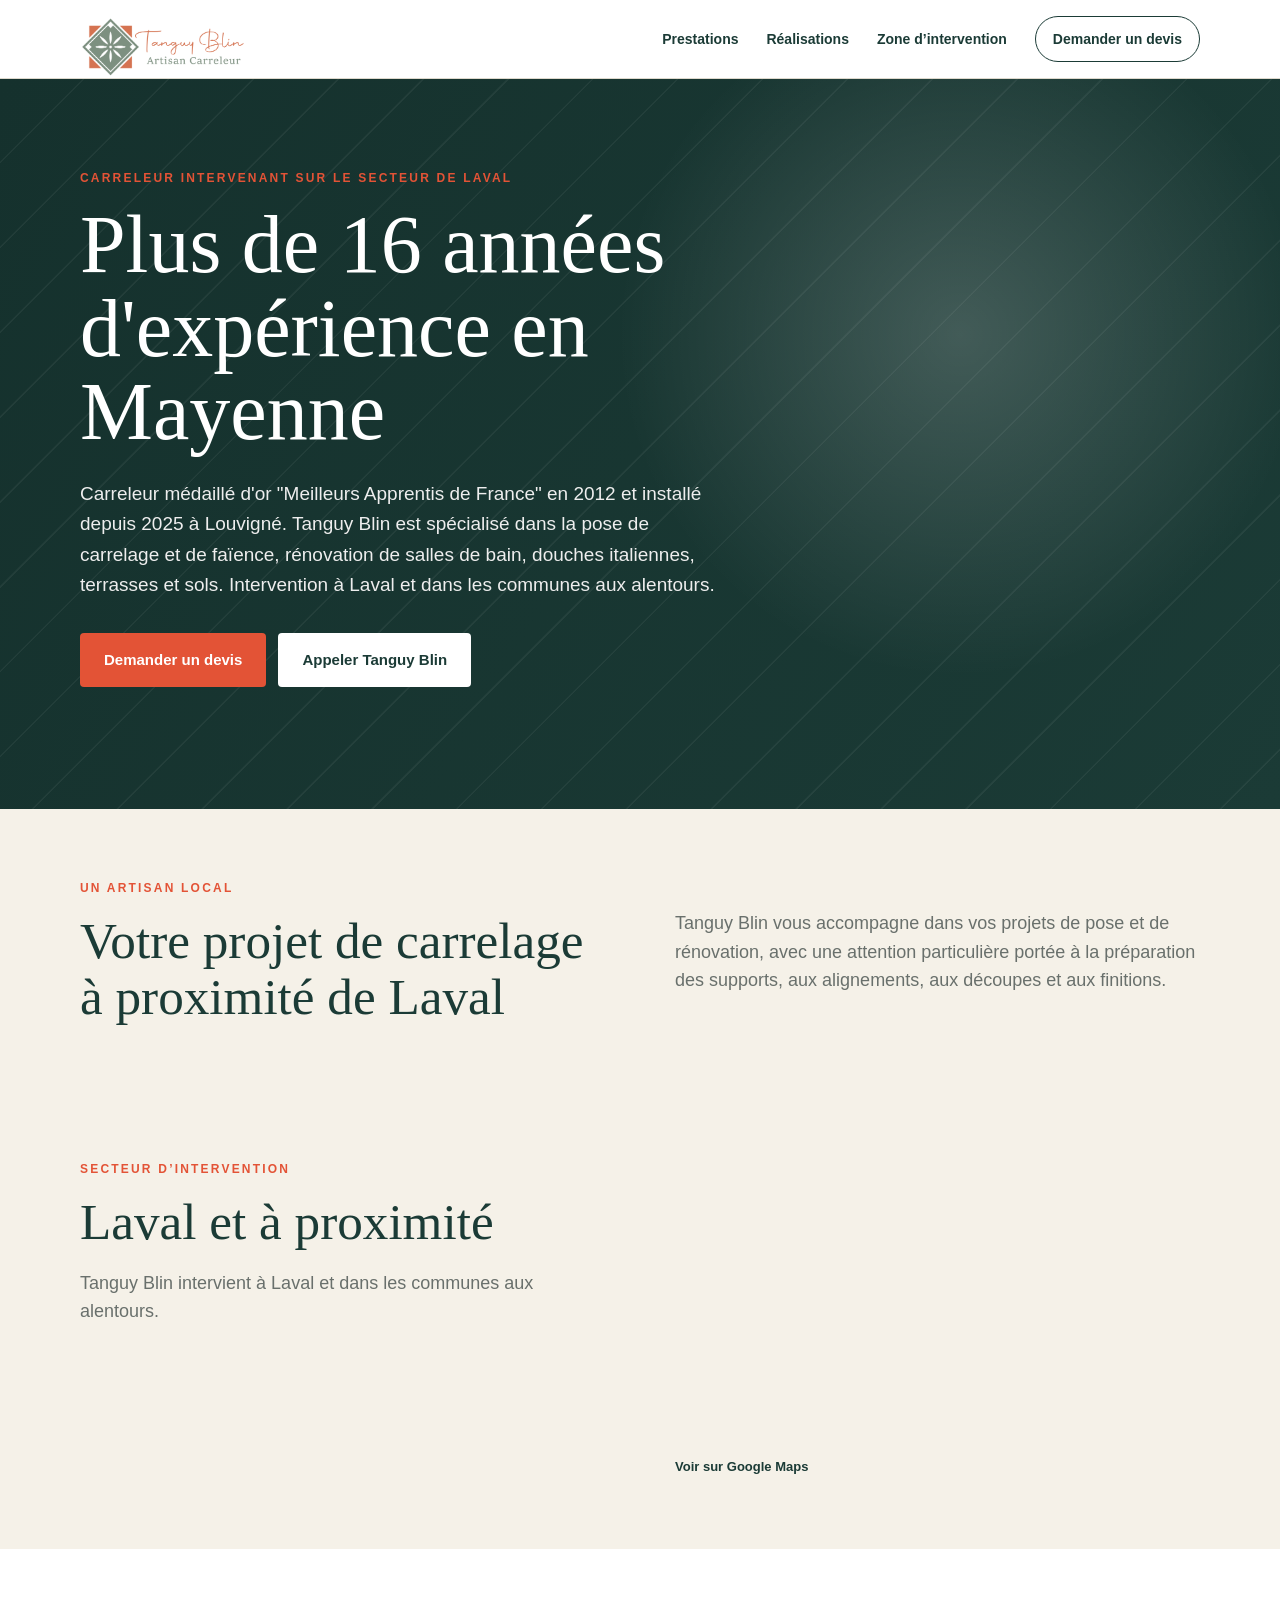
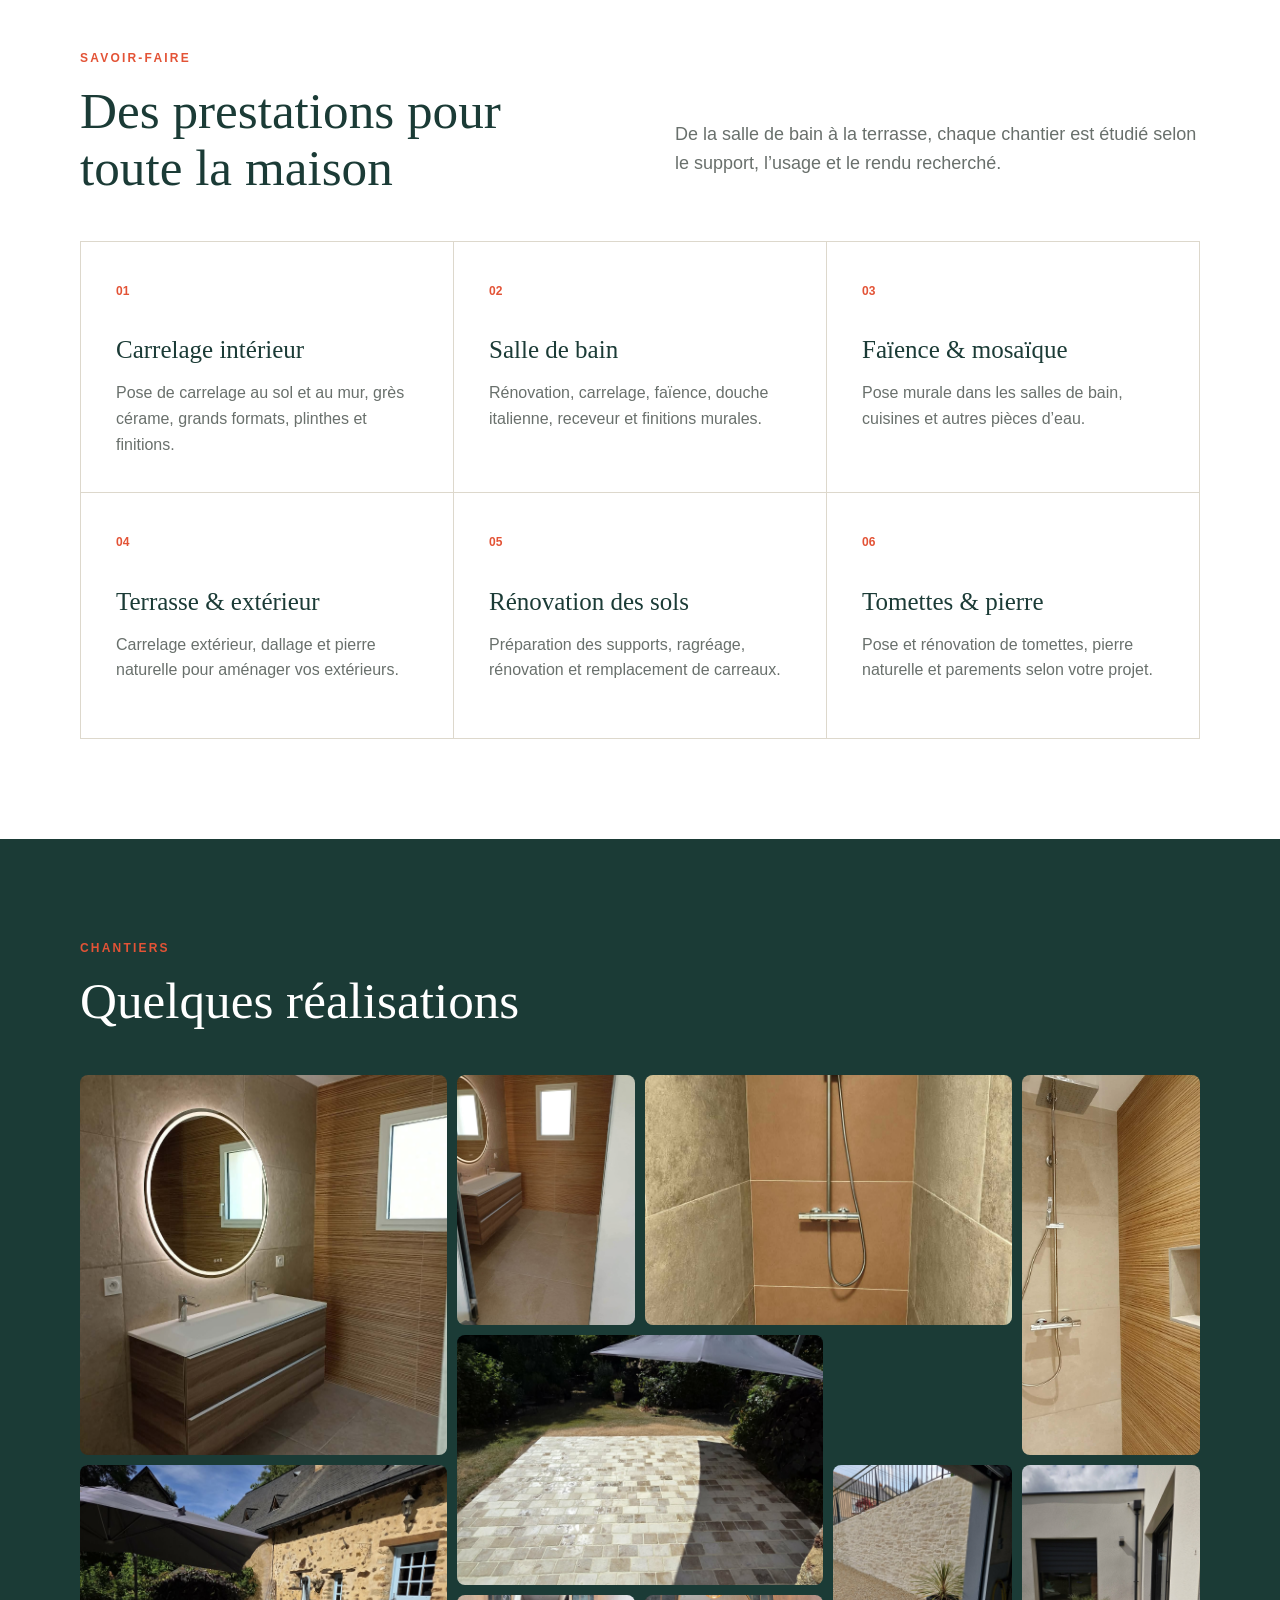
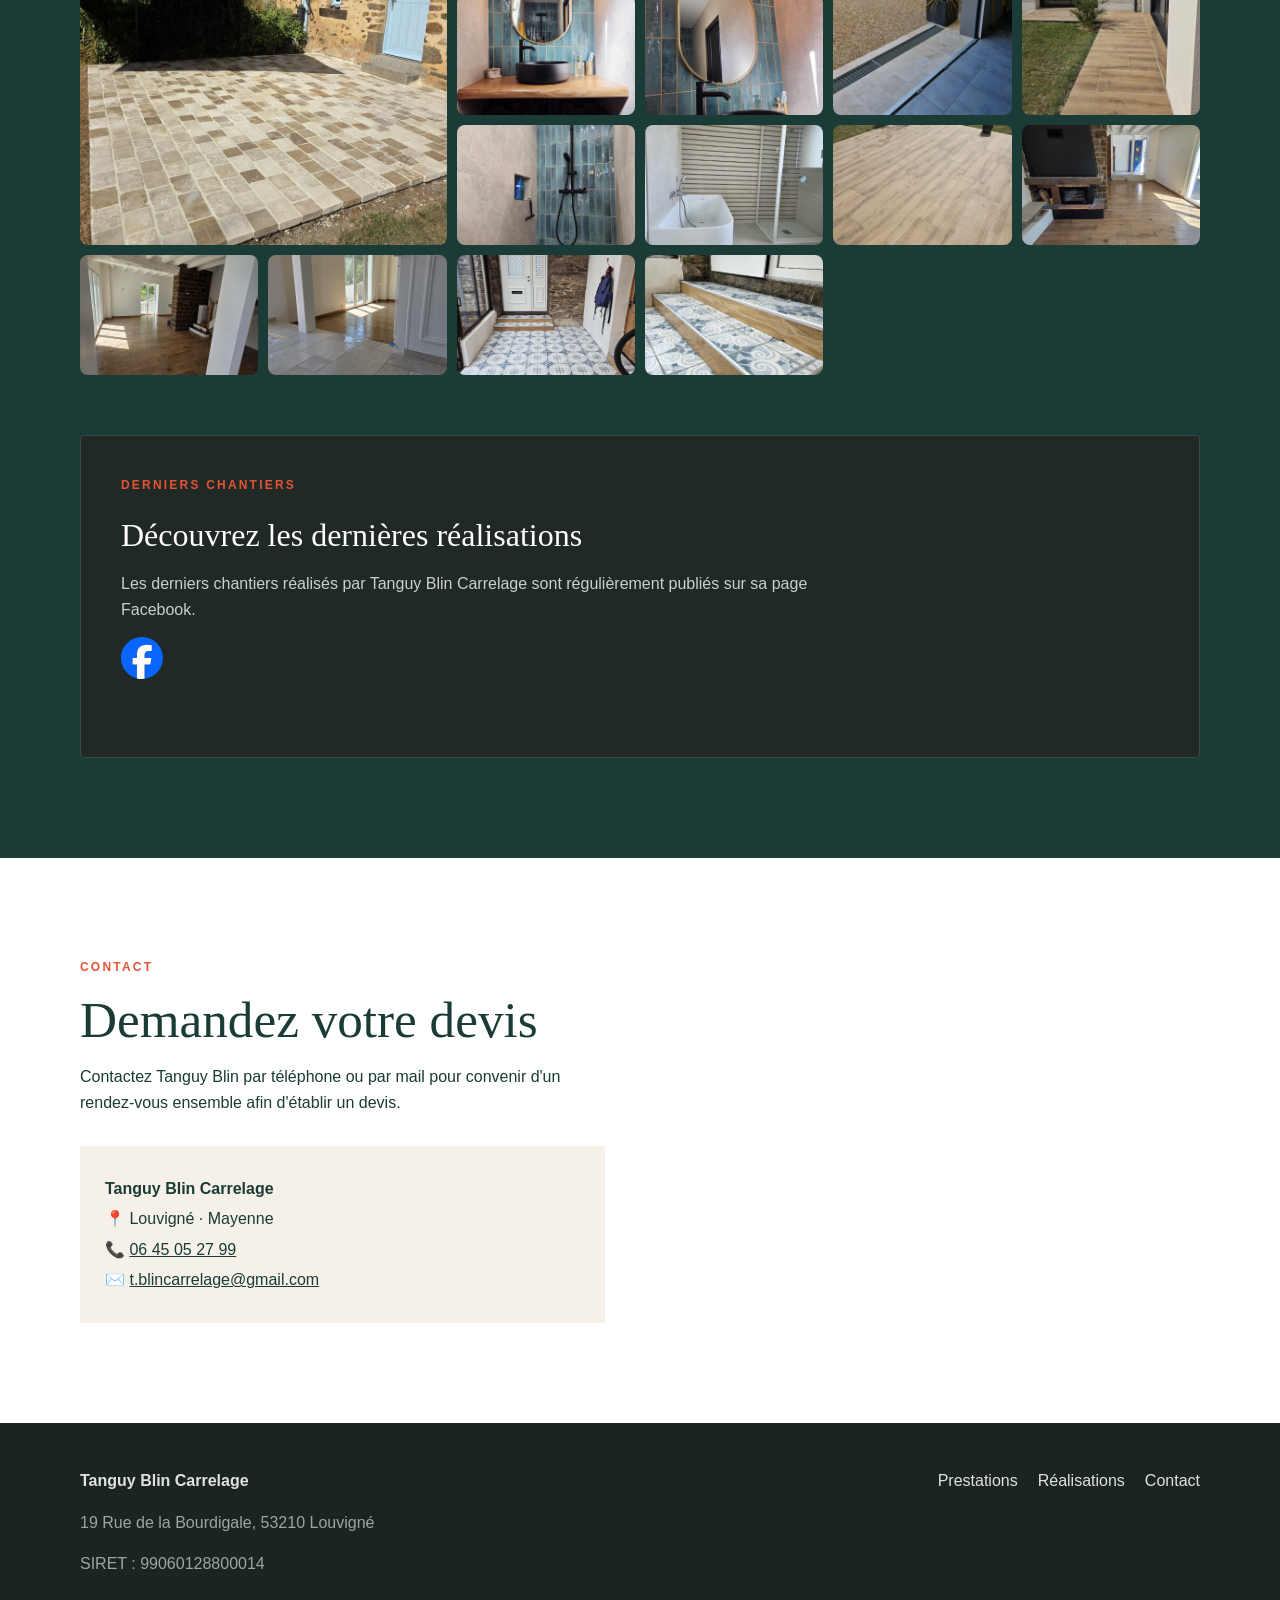
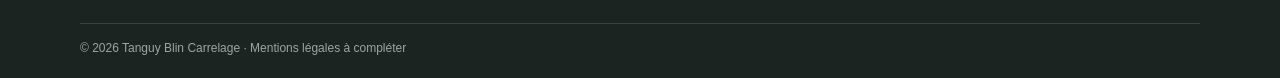
<file: index.html>
<!doctype html>
<html lang="fr">
<head>
    <meta charset="utf-8">
    <meta name="viewport" content="width=device-width, initial-scale=1">
    <meta name="description" content="Tanguy Blin Carrelage, carreleur à Louvigné près de Laval. Pose de carrelage, faïence, salles de bain, douches italiennes, terrasses et rénovation en Mayenne.">
    <meta name="robots" content="index,follow">
    <meta name="theme-color" content="#26302c">
    <title>Tanguy Blin Carrelage | Carreleur à Laval et en Mayenne</title>
    <link rel="stylesheet" href="style.css">
    <script defer src="script.js"></script>
</head>
<body>
<header class="site-header">
  <div class="container nav">
    <a class="brand" href="#accueil" aria-label="Tanguy Blin Carrelage - accueil">
      <span class="brand-mark"><img src="logo/logo-tanguy-blin-carrelage.png" alt="logo-tanguy-blin-carrelage-laval" height="60px"/></span>
    </a>
    <button class="menu-toggle" aria-label="Ouvrir le menu" aria-expanded="false">☰</button>
    <nav id="main-nav">
      <a href="#prestations">Prestations</a>
      <a href="#realisations">Réalisations</a>
      <a href="#zone">Zone d’intervention</a>
      <a href="#contact" class="nav-cta">Demander un devis</a>
    </nav>
  </div>
</header>

<main>
    <section id="accueil" class="hero">
        <div class="hero-overlay"></div>
        <div class="container hero-content">
            <p class="eyebrow">CARRELEUR INTERVENANT SUR LE SECTEUR DE LAVAL</p>
            <h1>Plus de 16 années d'expérience en Mayenne<br></h1>
            <p class="hero-text">Carreleur médaillé d'or "Meilleurs Apprentis de France" en 2012 et installé depuis 2025 à Louvigné. Tanguy Blin est spécialisé dans la pose de carrelage et de faïence, rénovation de salles de bain, douches italiennes, terrasses et sols. Intervention à Laval et dans les communes aux alentours.</p>
            <div class="hero-actions">
                <a class="btn btn-primary" href="#contact">Demander un devis</a>
                <a class="btn btn-light" href="tel:+33645052799">Appeler Tanguy Blin</a>
            </div>
      
        </div>
    </section>

    <section class="intro">
        <div class="container intro-grid">
            <div>
                <p class="eyebrow">UN ARTISAN LOCAL</p>
                <h2>Votre projet de carrelage à proximité de Laval</h2>
            </div>
            <p>Tanguy Blin vous accompagne dans vos projets de pose et de rénovation, avec une attention particulière portée à la préparation des supports, aux alignements, aux découpes et aux finitions.</p>

        </div>
        <div class="container zone-grid">
            <div>
                <p class="eyebrow">SECTEUR D’INTERVENTION</p>
                <h2>Laval et à proximité</h2>
                <p>Tanguy Blin intervient à Laval et dans les communes aux alentours.</p>
            </div>
            <div class="map-container">
                <iframe src="https://www.google.com/maps/d/embed?mid=1YwAhW2QhkkpCXEwG_nHhUMzLBN_fcZg&ehbc=2E312F" width="640" height="480"></iframe>
                <a class="map-link"
                   href="https://www.google.com/maps/search/?api=1&query=Tanguy+Blin+Carrelage,+19+rue+de+la+Bourdigale,+53210+Louvigné"
                   target="_blank"
                   rel="noopener noreferrer">
                    Voir sur Google Maps
                </a>
            </div>
    </section>

    <section id="prestations" class="section">
        <div class="container">
            <div class="section-head">
                <div>
                    <p class="eyebrow">SAVOIR-FAIRE</p>
                    <h2>Des prestations pour toute la maison</h2>
                </div>
                <p>De la salle de bain à la terrasse, chaque chantier est étudié selon le support, l’usage et le rendu recherché.</p>
            </div>
            <div class="cards">
                <article class="card"><span class="number">01</span><h3>Carrelage intérieur</h3><p>Pose de carrelage au sol et au mur, grès cérame, grands formats, plinthes et finitions.</p></article>
                <article class="card"><span class="number">02</span><h3>Salle de bain</h3><p>Rénovation, carrelage, faïence, douche italienne, receveur et finitions murales.</p></article>
                <article class="card"><span class="number">03</span><h3>Faïence & mosaïque</h3><p>Pose murale dans les salles de bain, cuisines et autres pièces d’eau.</p></article>
                <article class="card"><span class="number">04</span><h3>Terrasse & extérieur</h3><p>Carrelage extérieur, dallage et pierre naturelle pour aménager vos extérieurs.</p></article>
                <article class="card"><span class="number">05</span><h3>Rénovation des sols</h3><p>Préparation des supports, ragréage, rénovation et remplacement de carreaux.</p></article>
                <article class="card"><span class="number">06</span><h3>Tomettes & pierre</h3><p>Pose et rénovation de tomettes, pierre naturelle et parements selon votre projet.</p></article>
            </div>
        </div>
    </section>

    <section id="realisations" class="section section-dark">
        <div class="container">
            <div class="section-head">
                <div><p class="eyebrow">CHANTIERS</p><h2>Quelques réalisations</h2></div>
            </div>
            <div class="photo-mosaic">

                <div class="mosaic-item">
                    <img src="photos/photo1.jpg" alt="Terrasse carrelée à Laval">
                </div>

                <div class="mosaic-item">
                    <img src="photos/photo2.jpg" alt="Salle de bain carrelée à Laval">
                </div>

                <div class="mosaic-item">
                    <img src="photos/photo3.jpg" alt="Pose de faïence en Mayenne">
                </div>

                <div class="mosaic-item">
                    <img src="photos/photo4.jpg" alt="Carrelage intérieur">
                </div>
                <div class="mosaic-item">
                    <img src="photos/photo5.jpg" alt="Carrelage intérieur">
                </div>
                <div class="mosaic-item">
                    <img src="photos/photo6.jpg" alt="Carrelage intérieur">
                </div>
                <div class="mosaic-item">
                    <img src="photos/photo7.jpg" alt="Carrelage intérieur">
                </div>
                <div class="mosaic-item">
                    <img src="photos/photo8.jpg" alt="Carrelage intérieur">
                </div>
                <div class="mosaic-item">
                    <img src="photos/photo9.jpg" alt="Carrelage intérieur">
                </div>
                <div class="mosaic-item">
                    <img src="photos/photo10.jpg" alt="Carrelage intérieur">
                </div>
                <div class="mosaic-item">
                    <img src="photos/photo11.jpg" alt="Carrelage intérieur">
                </div>
                <div class="mosaic-item">
                    <img src="photos/photo12.jpg" alt="Carrelage intérieur">
                </div>
                <div class="mosaic-item">
                    <img src="photos/photo13.jpg" alt="Carrelage intérieur">
                </div>
                <div class="mosaic-item">
                    <img src="photos/photo14.jpg" alt="Carrelage intérieur">
                </div>
                <div class="mosaic-item">
                    <img src="photos/photo15.jpg" alt="Carrelage intérieur">
                </div>
                <div class="mosaic-item">
                    <img src="photos/photo16.jpg" alt="Carrelage intérieur">
                </div>
                <div class="mosaic-item">
                    <img src="photos/photo17.jpg" alt="Carrelage intérieur">
                </div>
                <div class="mosaic-item">
                    <img src="photos/photo18.jpg" alt="Carrelage intérieur">
                </div>
              
            </div>
            <div class="facebook-projects">

                <div class="facebook-intro">
                    <p class="eyebrow">DERNIERS CHANTIERS</p>
                    <h3>Découvrez les dernières réalisations</h3>
                    <p>
                        Les derniers chantiers réalisés par Tanguy Blin Carrelage
                        sont régulièrement publiés sur sa page Facebook.
                    </p>
                    <a href="https://www.facebook.com/profile.php?id=61578156819394"
                       target="_blank"
                       rel="noopener noreferrer"
                       class="facebook-link"
                       aria-label="Voir la page Facebook de Tanguy Blin Carrelage">
                        <img src="logo/facebook.svg" alt="Facebook" class="facebook-logo">
                    </a>
                </div>

                <!-- <div class="facebook-feed">
        <div class="fb-page"
             data-href="https://www.facebook.com/profile.php?id=61578156819394"
             data-tabs="timeline"
             data-width=""
             data-height="600"
             data-small-header="false"
             data-adapt-container-width="true"
             data-hide-cover="false"
             data-show-facepile="false">

            <blockquote cite="https://www.facebook.com/profile.php?id=61578156819394"
                        class="fb-xfbml-parse-ignore">

                <a href="https://www.facebook.com/profile.php?id=61578156819394">
                    Tanguy Blin Carrelage
                </a>
            </blockquote>
        </div>
    </div>-->

            </div>
        </div>
    </section>
    <!--<section class="quote-band">
      <div class="container quote-grid">
        <div><p class="eyebrow">UN PROJET ?</p><h2>Parlons de votre chantier.</h2></div>
        <a class="btn btn-primary" href="#contact">Demander un devis</a>
      </div>
    </section>
        -->
    <section id="contact" class="section contact">
        <div class="container contact-grid">
            <div>
                <p class="eyebrow">CONTACT</p>
                <h2>Demandez votre devis</h2>
                <p>Contactez Tanguy Blin par téléphone ou par mail pour convenir d'un rendez-vous ensemble afin d'établir un devis.</p>
                <div class="contact-details">
                    <p><strong>Tanguy Blin Carrelage</strong></p>
                    <p>📍 Louvigné · Mayenne</p>
                    <p>📞 <a href="tel:+33645052799">06 45 05 27 99</a></p>
                    <p>
                        ✉️ <a href="mailto:t.blincarrelage@gmail.com">
                            t.blincarrelage@gmail.com
                        </a>
                    </p>
                </div>
            </div>
            <!--<form id="contact-form">
              <label>Nom<input name="name" required></label>
              <label>Téléphone<input name="phone" type="tel" required></label>
              <label>Commune du chantier<input name="city" placeholder="Ex. Laval"></label>
              <label>Votre projet<textarea name="message" rows="5" required placeholder="Salle de bain, terrasse, carrelage..."></textarea></label>
              <button class="btn btn-primary" type="submit">Préparer mon email</button>
              <p class="form-note">Le formulaire ouvre votre messagerie : aucun serveur n’est nécessaire.</p>
            </form>-->
        </div>
    </section>
</main>

<footer>
  <div class="container footer-grid">
    <div><strong>Tanguy Blin Carrelage</strong><p>19 Rue de la Bourdigale, 53210 Louvigné</p><p>SIRET : 99060128800014</p></div>
    <div><a href="#prestations">Prestations</a><a href="#realisations">Réalisations</a><a href="#contact">Contact</a></div>
  </div>
  <div class="container legal">© <span id="year"></span> Tanguy Blin Carrelage · Mentions légales à compléter</div>
</footer>
</body>
</html>
</file>
<file: style.css>
:root {
    --ink: #1b3b36;
    --muted: #69706c;
    --cream: #f5f1e8;
    --line: #ddd8cc;
    --accent: #E35336;
    --white: #fff;
}

* {
    box-sizing: border-box;
}

html {
    scroll-behavior: smooth;
}

body {
    margin: 0;
    color: var(--ink);
    font-family: Arial, Helvetica, sans-serif;
    line-height: 1.6;
    background: #fff;
}

a {
    color: inherit;
}

.container {
    width: min(1120px, calc(100% - 40px));
    margin: auto;
}


/* =================================
   HEADER
   ================================= */

.site-header {
    position: sticky;
    top: 0;
    z-index: 10;
    background: rgba(255, 255, 255, .96);
    border-bottom: 1px solid var(--line);
}

.nav {
    min-height: 78px;
    display: flex;
    align-items: center;
    justify-content: space-between;
}

.brand {
    display: flex;
    align-items: center;
    gap: 12px;
    text-decoration: none;
}

.brand-mark {
    display: grid;
    place-items: center;
    width: 44px;
    height: 44px;
    background: var(--ink);
    color: white;
    font-weight: 800;
    border-radius: 50%;
}

.brand small {
    display: block;
    font-size: 10px;
    letter-spacing: 2px;
    color: var(--muted);
    margin-top: -3px;
}

.brand strong {
    font-size: 18px;
}

nav {
    display: flex;
    align-items: center;
    gap: 28px;
}

    nav a {
        text-decoration: none;
        font-weight: 600;
        font-size: 14px;
    }

.nav-cta {
    padding: 11px 17px;
    border: 1px solid var(--ink);
    border-radius: 30px;
}

.menu-toggle {
    display: none;
    background: none;
    border: 0;
    font-size: 28px;
}


/* =================================
   HERO
   ================================= */

.hero {
    min-height: 720px;
    display: flex;
    align-items: center;
    position: relative;
    background: linear-gradient(120deg, #15312d, #1b3b36);
    overflow: hidden;
}

    .hero:after {
        content: "";
        position: absolute;
        inset: 0;
        background: repeating-linear-gradient( 135deg, transparent 0 58px, rgba(255, 255, 255, .055) 59px 60px );
    }

.hero-overlay {
    position: absolute;
    inset: 0;
    background: radial-gradient( circle at 75% 35%, rgba(255, 255, 255, .18), transparent 32% );
}

.hero-content {
    position: relative;
    z-index: 1;
    color: white;
    padding: 90px 0;
}

.eyebrow {
    font-size: 12px;
    letter-spacing: 2.2px;
    font-weight: 800;
    margin: 0 0 15px;
    color: var(--accent);
}

.hero .eyebrow {
    color: #E35336;
}

.hero h1 {
    font-family: Georgia, serif;
    font-size: clamp(48px, 7vw, 82px);
    line-height: 1.02;
    font-weight: 500;
    max-width: 760px;
    margin: 0 0 25px;
}

    .hero h1 em {
        font-weight: 400;
    }

.hero-text {
    max-width: 650px;
    font-size: 19px;
    color: #eee;
}

.hero-actions {
    display: flex;
    gap: 12px;
    flex-wrap: wrap;
    margin: 32px 0;
}

.btn {
    display: inline-block;
    padding: 14px 23px;
    border-radius: 4px;
    text-decoration: none;
    border: 1px solid transparent;
    font-weight: 800;
    cursor: pointer;
    font-size: 15px;
}

.btn-primary {
    background: var(--accent);
    color: white;
}

.btn-light {
    background: white;
    color: var(--ink);
}

.trust {
    display: flex;
    gap: 25px;
    flex-wrap: wrap;
    font-size: 13px;
    color: #e5e5e5;
}


/* =================================
   INTRO
   ================================= */

.intro {
    background: var(--cream);
    padding: 70px 0;
}

.intro-grid,
.zone-grid,
.contact-grid,
.quote-grid {
    display: grid;
    grid-template-columns: 1fr 1fr;
    gap: 70px;
    align-items: center;
}

.intro h2,
.section h2,
.quote-band h2,
.contact h2 {
    font-family: Georgia, serif;
    font-size: clamp(34px, 4vw, 52px);
    line-height: 1.1;
    font-weight: 500;
    margin: 0;
}

.intro p:last-child,
.section-head > p,
.zone-grid > div > p:last-child {
    font-size: 18px;
    color: var(--muted);
}


/* =================================
   SECTIONS
   ================================= */

.section {
    padding: 100px 0;
}

.section-head {
    display: grid;
    grid-template-columns: 1fr 1fr;
    gap: 70px;
    margin-bottom: 45px;
    align-items: end;
}


/* =================================
   CARTES PRESTATIONS
   ================================= */

.cards {
    display: grid;
    grid-template-columns: repeat(3, 1fr);
    gap: 1px;
    background: var(--line);
    border: 1px solid var(--line);
}

.card {
    background: #fff;
    padding: 35px;
    min-height: 245px;
}

    .card .number {
        color: var(--accent);
        font-weight: 800;
        font-size: 12px;
    }

    .card h3 {
        font-family: Georgia, serif;
        font-size: 25px;
        font-weight: 500;
        margin: 28px 0 10px;
    }

    .card p {
        color: var(--muted);
        margin: 0;
    }


/* =================================
   R�ALISATIONS
   ================================= */

.section-dark {
    background: var(--ink);
    color: white;
}

    .section-dark .section-head > p {
        color: #cbd0cc;
    }


/* =================================
   ANCIENNE GALERIE
   ================================= */

.gallery {
    display: grid;
    grid-template-columns: repeat(2, 1fr);
    gap: 18px;
}

.gallery-item {
    position: relative;
}

.placeholder {
    min-height: 330px;
    background: linear-gradient(135deg, #7d7b72, #4a504c);
    display: grid;
    place-items: center;
    text-align: center;
    color: #ddd;
    font-weight: 800;
    letter-spacing: 3px;
}

.gallery-item span {
    display: block;
    padding: 10px 0;
    color: #d7d9d6;
    font-size: 14px;
}


/* =================================
   MOSA�QUE DES R�ALISATIONS
   ================================= */

.photo-mosaic {
    display: grid;
    grid-template-columns: repeat(6, 1fr);
    grid-auto-rows: 120px;
    gap: 10px;
    margin-top: 30px;
}

.mosaic-item {
    position: relative;
    overflow: hidden;
    border-radius: 8px;
    min-height: 0;
}

    .mosaic-item img {
        width: 100%;
        height: 100%;
        display: block;
        object-fit: cover;
        cursor: zoom-in;
        transition: transform 0.3s ease;
    }

    .mosaic-item:hover img {
        transform: scale(1.04);
    }


    /* Diff�rentes tailles */

    .mosaic-item:nth-child(1) {
        grid-column: span 2;
        grid-row: span 3;
    }

    .mosaic-item:nth-child(2) {
        grid-column: span 1;
        grid-row: span 2;
    }

    .mosaic-item:nth-child(3) {
        grid-column: span 2;
        grid-row: span 2;
    }

    .mosaic-item:nth-child(4) {
        grid-column: span 1;
        grid-row: span 3;
    }

    .mosaic-item:nth-child(5) {
        grid-column: span 2;
        grid-row: span 2;
    }

    .mosaic-item:nth-child(6) {
        grid-column: span 2;
        grid-row: span 3;
    }

    .mosaic-item:nth-child(7) {
        grid-column: span 1;
        grid-row: span 2;
    }

    .mosaic-item:nth-child(8) {
        grid-column: span 1;
        grid-row: span 2;
    }


/* =================================
   ZOOM PLEIN �CRAN
   ================================= */

body.image-zoom-active {
    overflow: hidden;
}


/* Fond noir plein �cran */

.image-zoom-overlay {
    position: fixed;
    inset: 0;
    width: 100vw;
    height: 100vh;
    background: rgba(0, 0, 0, 0.95);
    z-index: 999;
    opacity: 0;
    transition: opacity 0.35s ease;
}

    .image-zoom-overlay.active {
        opacity: 1;
    }


/* Image agrandie */

.zoom-image {
    position: fixed;
    z-index: 1000;
    margin: 0;
    object-fit: contain;
    cursor: zoom-out;
    border-radius: 4px;
    box-shadow: 0 10px 50px rgba(0, 0, 0, 0.8);
    transition: top 0.45s cubic-bezier(0.22, 1, 0.36, 1), left 0.45s cubic-bezier(0.22, 1, 0.36, 1), width 0.45s cubic-bezier(0.22, 1, 0.36, 1), height 0.45s cubic-bezier(0.22, 1, 0.36, 1);
    max-width: 98vw;
    max-height: 95vh;
}


/* =================================
   FACEBOOK
   ================================= */

.facebook-projects {
    margin-top: 60px;
    padding: 40px;
    background: #202925;
    border: 1px solid #3d4742;
    border-radius: 4px;
}

.facebook-intro {
    margin-bottom: 30px;
}

    .facebook-intro h3 {
        margin: 0 0 10px;
        font-family: Georgia, serif;
        font-size: 32px;
        font-weight: 500;
        color: white;
    }

    .facebook-intro p:not(.eyebrow) {
        max-width: 700px;
        margin: 0;
        color: #cbd0cc;
    }

.facebook-feed {
    max-width: 800px;
    margin: auto;
    background: white;
    padding: 15px;
    border-radius: 4px;
    overflow: hidden;
}

    .facebook-feed .fb-page {
        width: 100%;
    }


/* =================================
   VILLES
   ================================= */

.towns {
    display: flex;
    gap: 10px;
    flex-wrap: wrap;
}

    .towns span {
        padding: 11px 15px;
        border: 1px solid var(--line);
        border-radius: 30px;
        font-weight: 700;
        font-size: 14px;
        background: #fff;
    }


/* =================================
   DEVIS
   ================================= */

.quote-band {
    background: var(--cream);
    padding: 65px 0;
}

.quote-grid {
    grid-template-columns: 1fr auto;
}


/* =================================
   CONTACT
   ================================= */

.contact {
    background: #fff;
}

.contact-details {
    margin-top: 30px;
    padding: 25px;
    background: var(--cream);
}

    .contact-details p {
        margin: 5px 0;
    }

.contact form {
    display: grid;
    gap: 15px;
    background: #f8f8f6;
    padding: 30px;
    border: 1px solid var(--line);
}

label {
    font-size: 13px;
    font-weight: 800;
}

input,
textarea {
    width: 100%;
    margin-top: 6px;
    padding: 13px;
    border: 1px solid #ccc;
    border-radius: 3px;
    font: inherit;
    background: white;
}

.form-note {
    font-size: 12px;
    color: var(--muted);
    margin: 0;
}


/* =================================
   CARTE
   ================================= */

.map-container {
    width: 100%;
}

    .map-container iframe {
        display: block;
        width: 100%;
        height: 420px;
        border: 0;
        border-radius: 4px;
    }

.map-link {
    display: inline-block;
    margin-top: 12px;
    font-size: 13px;
    font-weight: 700;
    color: var(--ink);
    text-decoration: none;
}

    .map-link:hover {
        color: var(--accent);
    }


/* =================================
   FOOTER
   ================================= */

footer {
    background: #1c2421;
    color: #dfe3e0;
    padding: 45px 0 20px;
}

.footer-grid {
    display: flex;
    justify-content: space-between;
    gap: 30px;
}

    .footer-grid p {
        color: #9da6a1;
    }

    .footer-grid a {
        margin-left: 20px;
        text-decoration: none;
    }

.legal {
    border-top: 1px solid #3c4541;
    margin-top: 30px;
    padding-top: 15px;
    font-size: 12px;
    color: #9da6a1;
}


/* =================================
   TABLETTE
   ================================= */

@media (max-width: 900px) {

    .photo-mosaic {
        grid-template-columns: repeat(4, 1fr);
        grid-auto-rows: 110px;
    }
}


/* =================================
   MOBILE
   ================================= */

@media (max-width: 800px) {

    .menu-toggle {
        display: block;
    }

    nav {
        display: none;
        position: absolute;
        top: 78px;
        left: 0;
        right: 0;
        background: #fff;
        padding: 20px;
        flex-direction: column;
        align-items: stretch;
        border-bottom: 1px solid var(--line);
    }

        nav.open {
            display: flex;
        }

    .hero {
        min-height: 650px;
    }

    .intro-grid,
    .zone-grid,
    .contact-grid,
    .section-head,
    .quote-grid {
        grid-template-columns: 1fr;
        gap: 25px;
    }

    .cards {
        grid-template-columns: 1fr;
    }

    .gallery {
        grid-template-columns: 1fr;
    }

        .gallery .placeholder {
            min-height: 240px;
        }

    .footer-grid {
        flex-direction: column;
    }

        .footer-grid a {
            margin: 0 18px 0 0;
        }

    .hero h1 {
        font-size: 48px;
    }

    .map-container iframe {
        height: 350px;
    }

    .facebook-projects {
        padding: 25px 15px;
    }

    .facebook-intro h3 {
        font-size: 27px;
    }

    .facebook-feed {
        padding: 5px;
    }
}


/* =================================
   MOSA�QUE SUR MOBILE
   ================================= */

@media (max-width: 600px) {

    .photo-mosaic {
        grid-template-columns: repeat(2, 1fr);
        grid-auto-rows: 140px;
        gap: 7px;
    }

    .mosaic-item:nth-child(n) {
        grid-column: span 1;
        grid-row: span 1;
    }

    .mosaic-item:nth-child(1),
    .mosaic-item:nth-child(4) {
        grid-row: span 2;
    }
}
.facebook-link {
    display: inline-flex;
    align-items: center;
    justify-content: center;
    margin-top: 15px;
}

.facebook-logo {
    width: 42px;
    height: 42px;
    transition: transform 0.2s ease, opacity 0.2s ease;
}

.facebook-link:hover .facebook-logo {
    transform: scale(1.1);
    opacity: 0.85;
}
</file>
